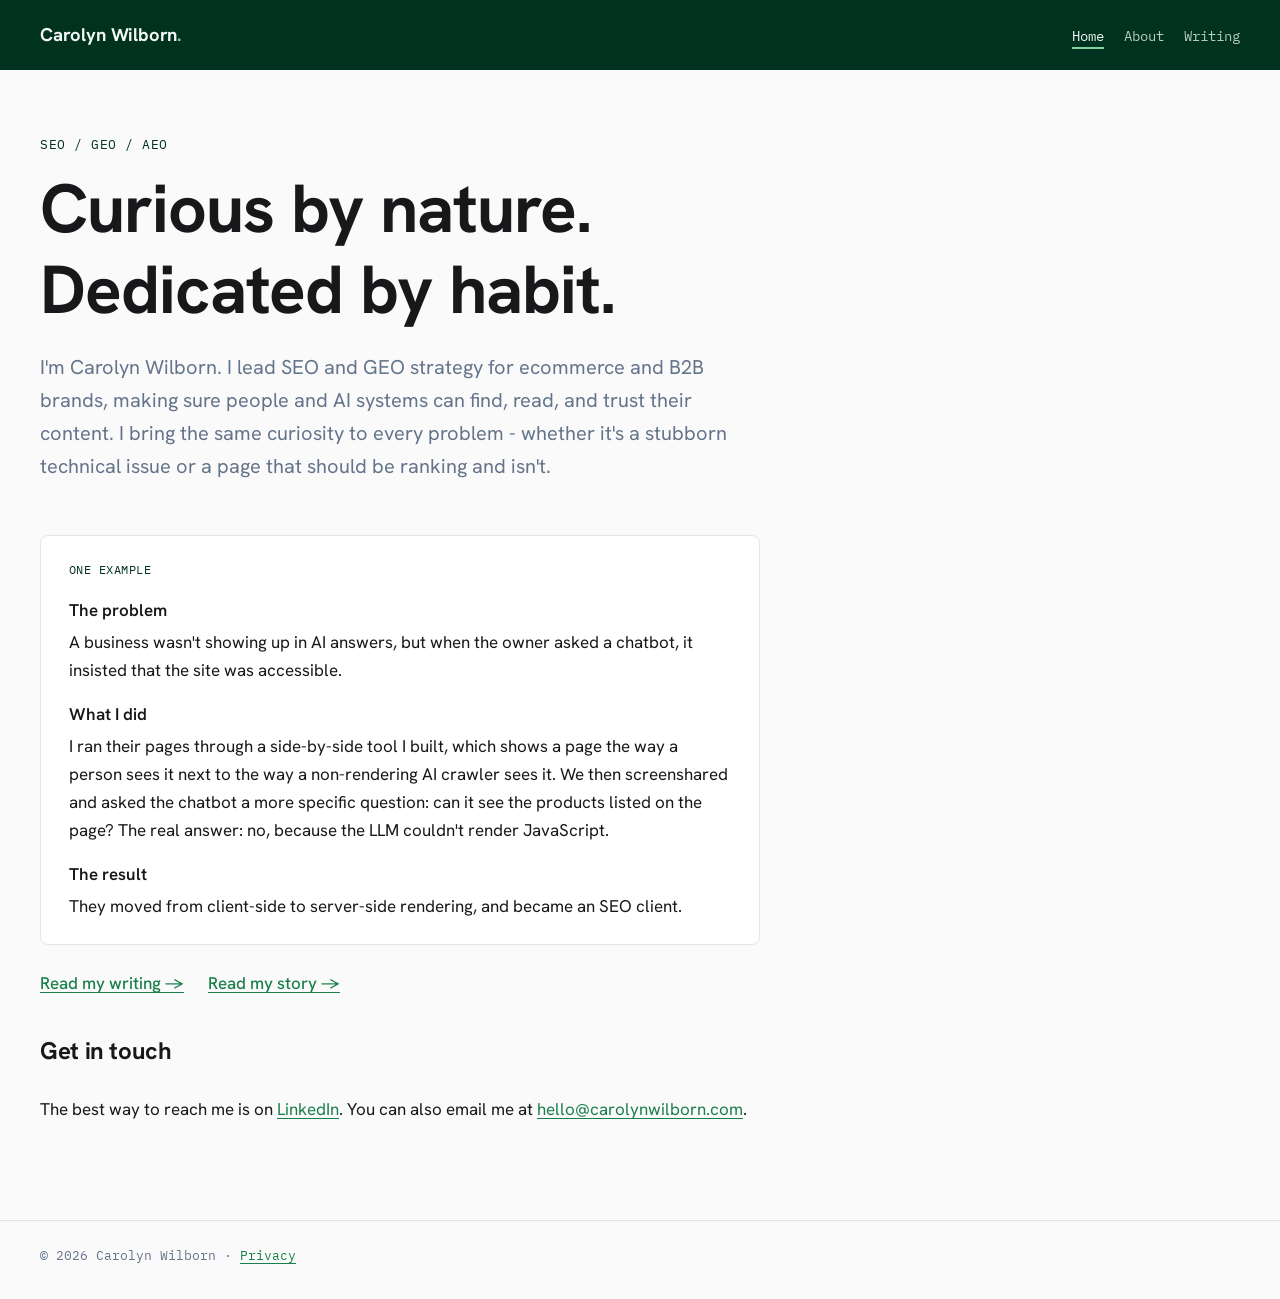
<file: index.html>
<!doctype html>
<html lang="en">
<head>
  <meta charset="utf-8">
  <meta name="viewport" content="width=device-width, initial-scale=1">
  <!-- Google Tag Manager -->
  <script>(function(w,d,s,l,i){w[l]=w[l]||[];w[l].push({'gtm.start':
  new Date().getTime(),event:'gtm.js'});var f=d.getElementsByTagName(s)[0],
  j=d.createElement(s),dl=l!='dataLayer'?'&l='+l:'';j.async=true;j.src=
  'https://www.googletagmanager.com/gtm.js?id='+i+dl;f.parentNode.insertBefore(j,f);
  })(window,document,'script','dataLayer','GTM-PZN8D2X6');</script>
  <!-- End Google Tag Manager -->
  <title>Carolyn Wilborn</title>
  <meta name="description" content="Carolyn Wilborn helps brands get found in search results and AI answers, with a focus on SEO, GEO, and AEO.">
  <link rel="canonical" href="https://carolynwilborn.com/">
  <meta property="og:type" content="website">
  <meta property="og:site_name" content="Carolyn Wilborn">
  <meta property="og:title" content="Carolyn Wilborn">
  <meta property="og:description" content="Carolyn Wilborn helps brands get found in search results and AI answers, with a focus on SEO, GEO, and AEO.">
  <meta property="og:url" content="https://carolynwilborn.com/">
  <meta name="twitter:card" content="summary">
  <link rel="icon" href="/favicon.svg" type="image/svg+xml">
  <script type="application/ld+json">
{
  "@context": "https://schema.org",
  "@graph": [
    {
      "@type": "Person",
      "@id": "https://carolynwilborn.com/#person",
      "name": "Carolyn Wilborn",
      "url": "https://carolynwilborn.com/",
      "description": "Search strategist focused on SEO, GEO, and AEO, who builds AI-assisted tools for search work.",
      "knowsAbout": [
        "Search engine optimization",
        "Generative engine optimization",
        "Answer engine optimization",
        "Semantic search",
        "AI search measurement",
        "Content strategy",
        "Website replatforming"
      ],
      "sameAs": [
        "https://www.linkedin.com/in/cwilborn/"
      ],
      "address": {
        "@type": "PostalAddress",
        "addressLocality": "Raleigh",
        "addressRegion": "NC",
        "addressCountry": "US"
      }
    },
    {
      "@type": "WebSite",
      "@id": "https://carolynwilborn.com/#website",
      "url": "https://carolynwilborn.com/",
      "name": "Carolyn Wilborn",
      "publisher": {
        "@id": "https://carolynwilborn.com/#person"
      },
      "inLanguage": "en-US"
    },
    {
      "@type": "WebPage",
      "@id": "https://carolynwilborn.com/#webpage",
      "url": "https://carolynwilborn.com/",
      "name": "Carolyn Wilborn",
      "isPartOf": {
        "@id": "https://carolynwilborn.com/#website"
      },
      "about": {
        "@id": "https://carolynwilborn.com/#person"
      }
    }
  ]
}
  </script>
  <link rel="preconnect" href="https://fonts.googleapis.com">
  <link rel="preconnect" href="https://fonts.gstatic.com" crossorigin>
  <link rel="stylesheet" href="https://fonts.googleapis.com/css2?family=Hanken+Grotesk:wght@400;500;600;700&family=IBM+Plex+Mono:wght@400;500&display=swap">
  <link rel="stylesheet" href="/assets/style.css">
</head>
<body>
  <!-- Google Tag Manager (noscript) -->
  <noscript><iframe src="https://www.googletagmanager.com/ns.html?id=GTM-PZN8D2X6"
  height="0" width="0" style="display:none;visibility:hidden"></iframe></noscript>
  <!-- End Google Tag Manager (noscript) -->
  <header class="site-header">
    <div class="wrap">
      <a class="wordmark" href="/">Carolyn Wilborn<span>.</span></a>
      <nav class="site-nav" aria-label="Main">
        <ul>
          <li><a href="/" aria-current="page">Home</a></li>
          <li><a href="/about/">About</a></li>
          <li><a href="/writing/">Writing</a></li>
        </ul>
      </nav>
    </div>
  </header>
  <main class="layout">
      <header class="hero">
        <p class="eyebrow">SEO / GEO / AEO</p>
        <h1>Curious by nature. Dedicated by habit.</h1>
        <p class="lede">I'm Carolyn Wilborn. I lead SEO and GEO strategy for ecommerce and B2B brands, making sure people and AI systems can find, read, and trust their content. I bring the same curiosity to every problem - whether it's a stubborn technical issue or a page that should be ranking and isn't.</p>
      </header>
      <section class="proof" aria-labelledby="proof-title">
        <p class="proof-label" id="proof-title">One example</p>
        <dl>
          <dt>The problem</dt>
          <dd>A business wasn't showing up in AI answers, but when the owner asked a chatbot, it insisted that the site was accessible.</dd>
          <dt>What I did</dt>
          <dd>I ran their pages through a side-by-side tool I built, which shows a page the way a person sees it next to the way a non-rendering AI crawler sees it. We then screenshared and asked the chatbot a more specific question: can it see the products listed on the page? The real answer: no, because the LLM couldn't render JavaScript.</dd>
          <dt>The result</dt>
          <dd>They moved from client-side to server-side rendering, and became an SEO client.</dd>
        </dl>
      </section>
      <p class="next-links"><a href="/writing/">Read my writing</a><a href="/about/">Read my story</a></p>
      <h2>Get in touch</h2>
      <p>The best way to reach me is on <a href="https://www.linkedin.com/in/cwilborn/" rel="me">LinkedIn</a>. You can also email me at <a href="mailto:hello@carolynwilborn.com">hello@carolynwilborn.com</a>.</p>
  </main>
  <footer class="site-footer">
    <div class="wrap">&copy; 2026 Carolyn Wilborn &middot; <a href="/privacy/">Privacy</a></div>
  </footer>
</body>
</html>
</file>
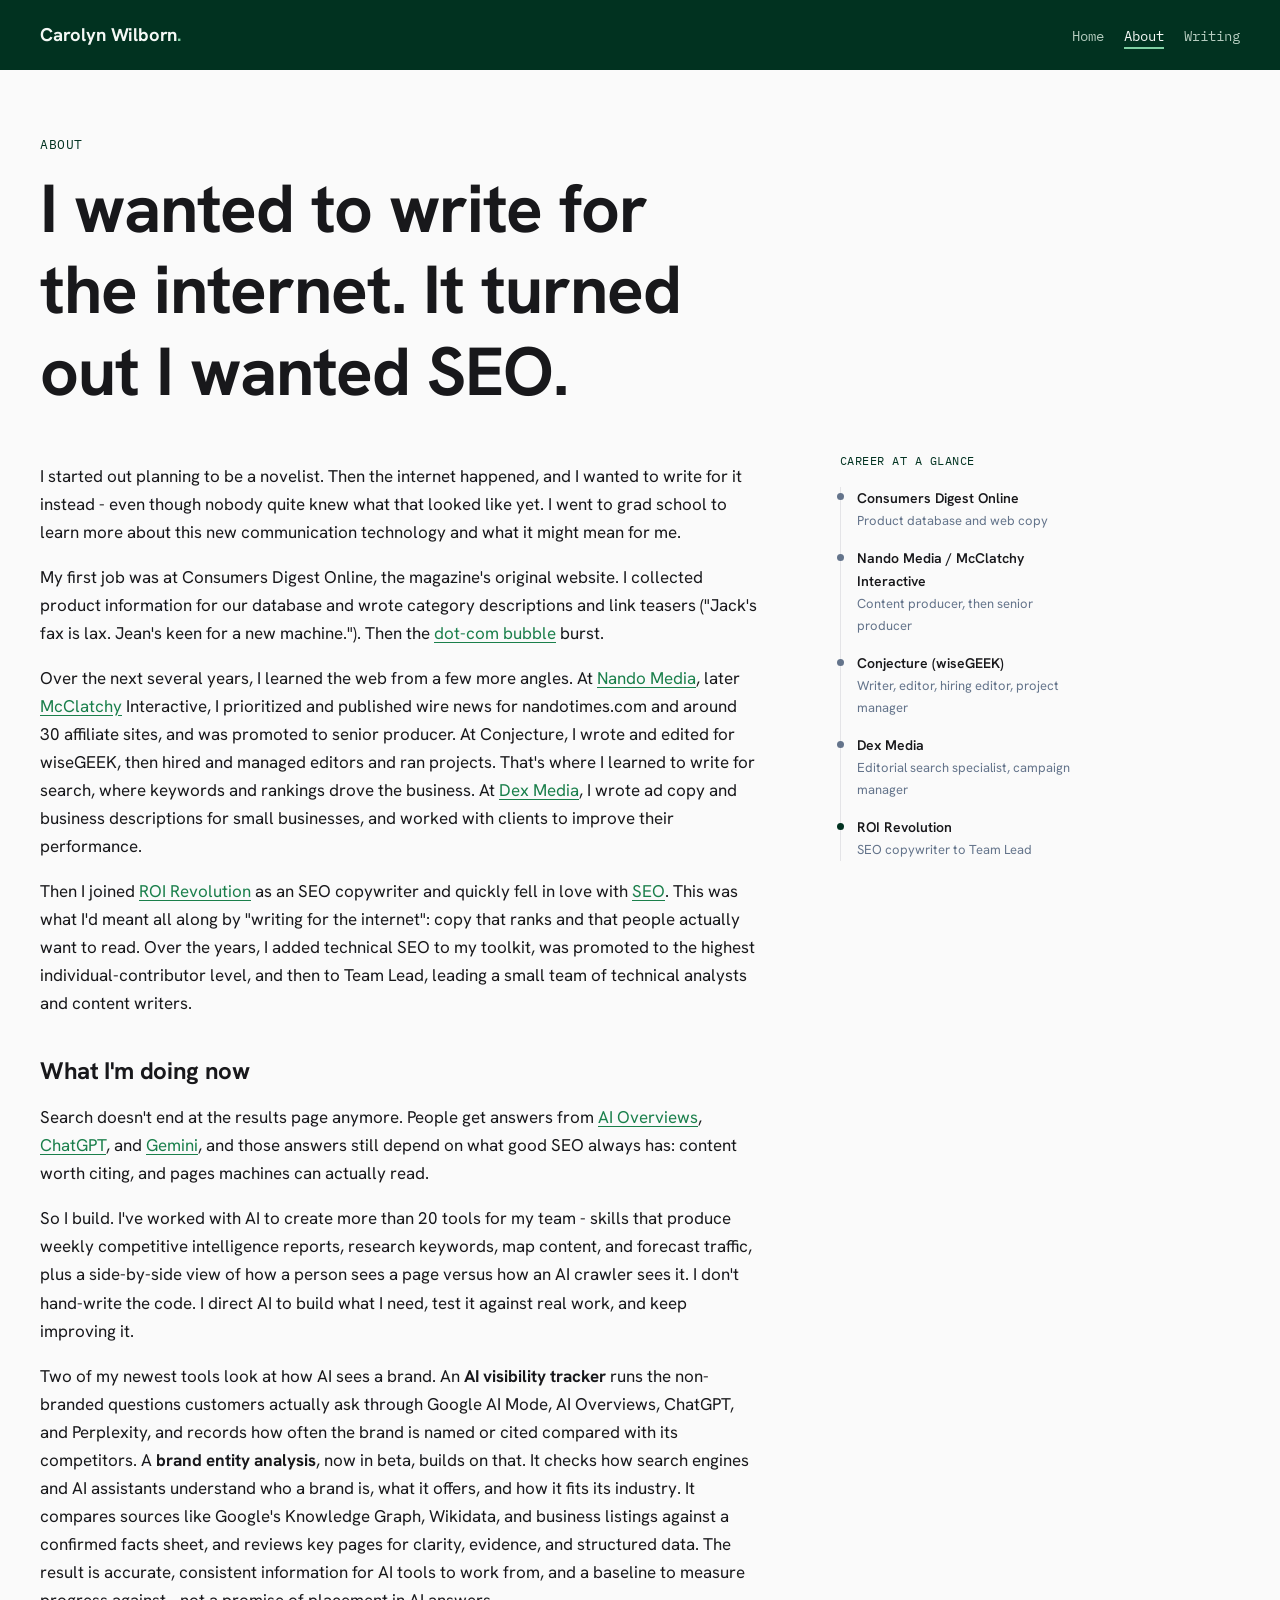
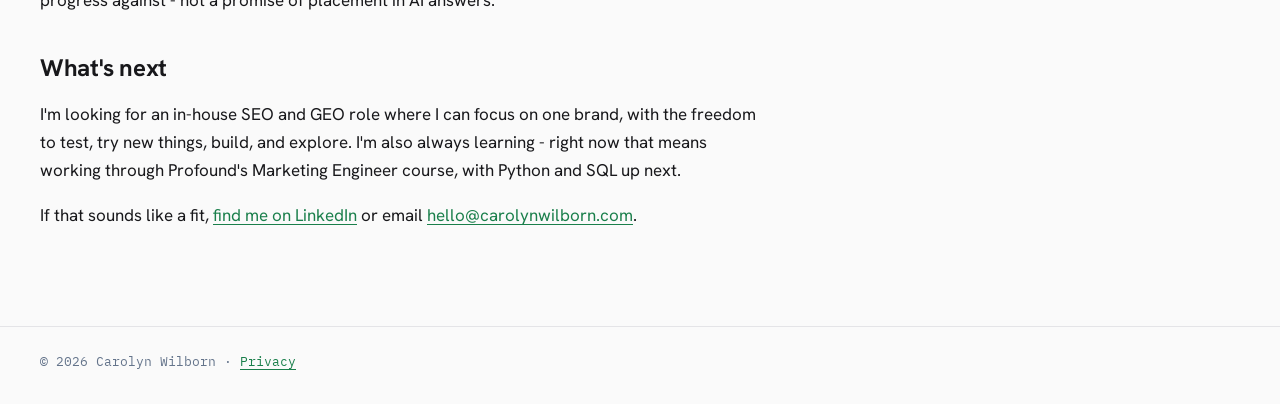
<file: about/index.html>
<!doctype html>
<html lang="en">
<head>
  <meta charset="utf-8">
  <meta name="viewport" content="width=device-width, initial-scale=1">
  <!-- Google Tag Manager -->
  <script>(function(w,d,s,l,i){w[l]=w[l]||[];w[l].push({'gtm.start':
  new Date().getTime(),event:'gtm.js'});var f=d.getElementsByTagName(s)[0],
  j=d.createElement(s),dl=l!='dataLayer'?'&l='+l:'';j.async=true;j.src=
  'https://www.googletagmanager.com/gtm.js?id='+i+dl;f.parentNode.insertBefore(j,f);
  })(window,document,'script','dataLayer','GTM-PZN8D2X6');</script>
  <!-- End Google Tag Manager -->
  <title>About - Carolyn Wilborn</title>
  <meta name="description" content="How Carolyn Wilborn went from writing for the early web to leading SEO and GEO work, and building AI tools along the way.">
  <link rel="canonical" href="https://carolynwilborn.com/about/">
  <meta property="og:type" content="profile">
  <meta property="og:site_name" content="Carolyn Wilborn">
  <meta property="og:title" content="About - Carolyn Wilborn">
  <meta property="og:description" content="How Carolyn Wilborn went from writing for the early web to leading SEO and GEO work, and building AI tools along the way.">
  <meta property="og:url" content="https://carolynwilborn.com/about/">
  <meta name="twitter:card" content="summary">
  <link rel="icon" href="/favicon.svg" type="image/svg+xml">
  <script type="application/ld+json">
{
  "@context": "https://schema.org",
  "@graph": [
    {
      "@type": "Person",
      "@id": "https://carolynwilborn.com/#person",
      "name": "Carolyn Wilborn",
      "url": "https://carolynwilborn.com/",
      "description": "Search strategist focused on SEO, GEO, and AEO, who builds AI-assisted tools for search work.",
      "knowsAbout": [
        "Search engine optimization",
        "Generative engine optimization",
        "Answer engine optimization",
        "Semantic search",
        "AI search measurement",
        "Content strategy",
        "Website replatforming"
      ],
      "sameAs": [
        "https://www.linkedin.com/in/cwilborn/"
      ],
      "address": {
        "@type": "PostalAddress",
        "addressLocality": "Raleigh",
        "addressRegion": "NC",
        "addressCountry": "US"
      }
    },
    {
      "@type": "WebSite",
      "@id": "https://carolynwilborn.com/#website",
      "url": "https://carolynwilborn.com/",
      "name": "Carolyn Wilborn",
      "publisher": {
        "@id": "https://carolynwilborn.com/#person"
      },
      "inLanguage": "en-US"
    },
    {
      "@type": "ProfilePage",
      "@id": "https://carolynwilborn.com/about/#webpage",
      "url": "https://carolynwilborn.com/about/",
      "name": "About - Carolyn Wilborn",
      "isPartOf": {
        "@id": "https://carolynwilborn.com/#website"
      },
      "mainEntity": {
        "@id": "https://carolynwilborn.com/#person"
      }
    }
  ]
}
  </script>
  <link rel="preconnect" href="https://fonts.googleapis.com">
  <link rel="preconnect" href="https://fonts.gstatic.com" crossorigin>
  <link rel="stylesheet" href="https://fonts.googleapis.com/css2?family=Hanken+Grotesk:wght@400;500;600;700&family=IBM+Plex+Mono:wght@400;500&display=swap">
  <link rel="stylesheet" href="/assets/style.css">
</head>
<body>
  <!-- Google Tag Manager (noscript) -->
  <noscript><iframe src="https://www.googletagmanager.com/ns.html?id=GTM-PZN8D2X6"
  height="0" width="0" style="display:none;visibility:hidden"></iframe></noscript>
  <!-- End Google Tag Manager (noscript) -->
  <header class="site-header">
    <div class="wrap">
      <a class="wordmark" href="/">Carolyn Wilborn<span>.</span></a>
      <nav class="site-nav" aria-label="Main">
        <ul>
          <li><a href="/">Home</a></li>
          <li><a href="/about/" aria-current="page">About</a></li>
          <li><a href="/writing/">Writing</a></li>
        </ul>
      </nav>
    </div>
  </header>
  <main class="layout">
      <header class="hero">
        <p class="eyebrow">About</p>
        <h1>I wanted to write for the internet. It turned out I wanted SEO.</h1>
      </header>
      <article class="prose">
        <p>I started out planning to be a novelist. Then the internet happened, and I wanted to write for it instead - even though nobody quite knew what that looked like yet. I went to grad school to learn more about this new communication technology and what it might mean for me.</p>
        <p>My first job was at Consumers Digest Online, the magazine's original website. I collected product information for our database and wrote category descriptions and link teasers ("Jack's fax is lax. Jean's keen for a new machine."). Then the <a href="https://en.wikipedia.org/wiki/Dot-com_bubble">dot-com bubble</a> burst.</p>
        <p>Over the next several years, I learned the web from a few more angles. At <a href="https://en.wikipedia.org/wiki/Nando_(media_company)">Nando Media</a>, later <a href="https://en.wikipedia.org/wiki/McClatchy">McClatchy</a> Interactive, I prioritized and published wire news for nandotimes.com and around 30 affiliate sites, and was promoted to senior producer. At Conjecture, I wrote and edited for wiseGEEK, then hired and managed editors and ran projects. That's where I learned to write for search, where keywords and rankings drove the business. At <a href="https://en.wikipedia.org/wiki/Dex_Media">Dex Media</a>, I wrote ad copy and business descriptions for small businesses, and worked with clients to improve their performance.</p>
        <p>Then I joined <a href="https://www.roirevolution.com/">ROI Revolution</a> as an SEO copywriter and quickly fell in love with <a href="https://en.wikipedia.org/wiki/Search_engine_optimization">SEO</a>. This was what I'd meant all along by "writing for the internet": copy that ranks and that people actually want to read. Over the years, I added technical SEO to my toolkit, was promoted to the highest individual-contributor level, and then to Team Lead, leading a small team of technical analysts and content writers.</p>

        <h2>What I'm doing now</h2>
        <p>Search doesn't end at the results page anymore. People get answers from <a href="https://en.wikipedia.org/wiki/AI_Overviews">AI Overviews</a>, <a href="https://en.wikipedia.org/wiki/ChatGPT">ChatGPT</a>, and <a href="https://en.wikipedia.org/wiki/Google_Gemini">Gemini</a>, and those answers still depend on what good SEO always has: content worth citing, and pages machines can actually read.</p>
        <p>So I build. I've worked with AI to create more than 20 tools for my team - skills that produce weekly competitive intelligence reports, research keywords, map content, and forecast traffic, plus a side-by-side view of how a person sees a page versus how an AI crawler sees it. I don't hand-write the code. I direct AI to build what I need, test it against real work, and keep improving it.</p>
        <p>Two of my newest tools look at how AI sees a brand. An <strong>AI visibility tracker</strong> runs the non-branded questions customers actually ask through Google AI Mode, AI Overviews, ChatGPT, and Perplexity, and records how often the brand is named or cited compared with its competitors. A <strong>brand entity analysis</strong>, now in beta, builds on that. It checks how search engines and AI assistants understand who a brand is, what it offers, and how it fits its industry. It compares sources like Google's Knowledge Graph, Wikidata, and business listings against a confirmed facts sheet, and reviews key pages for clarity, evidence, and structured data. The result is accurate, consistent information for AI tools to work from, and a baseline to measure progress against - not a promise of placement in AI answers.</p>

        <h2>What's next</h2>
        <p>I'm looking for an in-house SEO and GEO role where I can focus on one brand, with the freedom to test, try new things, build, and explore. I'm also always learning - right now that means working through Profound's Marketing Engineer course, with Python and SQL up next.</p>
        <p>If that sounds like a fit, <a href="https://www.linkedin.com/in/cwilborn/" rel="me">find me on LinkedIn</a> or email <a href="mailto:hello@carolynwilborn.com">hello@carolynwilborn.com</a>.</p>
      </article>
      <aside class="aside" aria-label="Career at a glance">
        <p class="aside-title">Career at a glance</p>
        <ol class="timeline">
          <li><strong>Consumers Digest Online</strong><span>Product database and web copy</span></li>
          <li><strong>Nando Media / McClatchy Interactive</strong><span>Content producer, then senior producer</span></li>
          <li><strong>Conjecture (wiseGEEK)</strong><span>Writer, editor, hiring editor, project manager</span></li>
          <li><strong>Dex Media</strong><span>Editorial search specialist, campaign manager</span></li>
          <li><strong>ROI Revolution</strong><span>SEO copywriter to Team Lead</span></li>
        </ol>
      </aside>
  </main>
  <footer class="site-footer">
    <div class="wrap">&copy; 2026 Carolyn Wilborn &middot; <a href="/privacy/">Privacy</a></div>
  </footer>
</body>
</html>
</file>
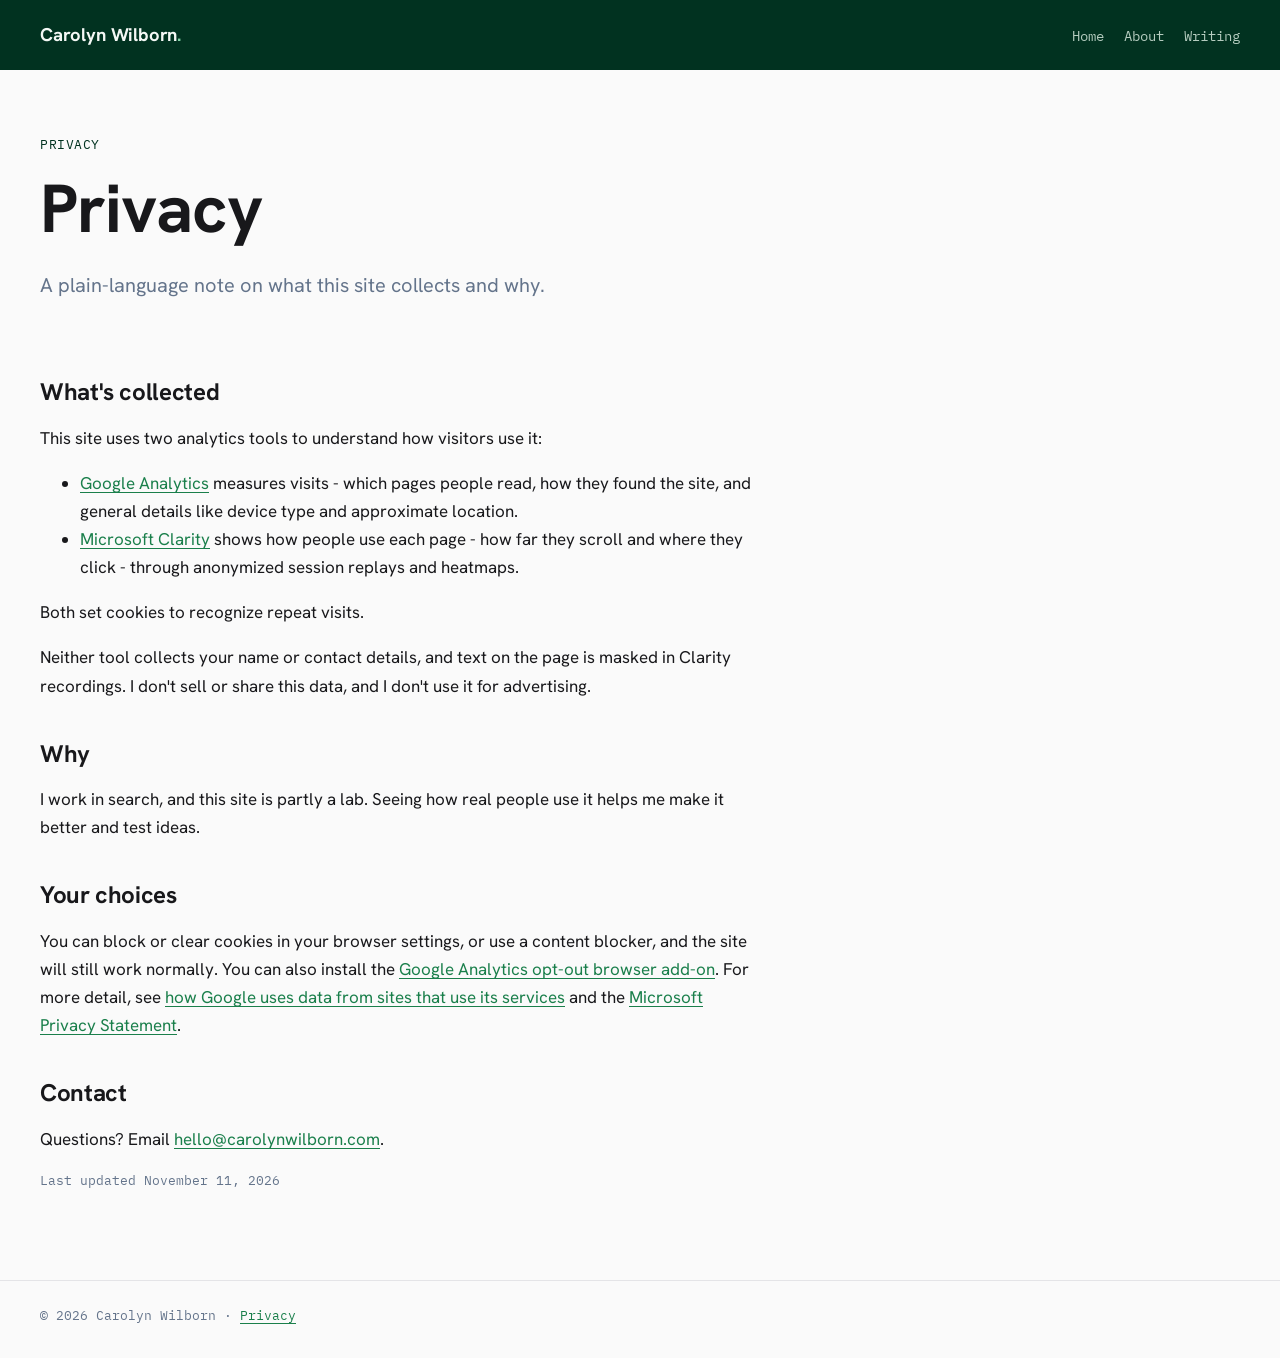
<file: privacy/index.html>
<!doctype html>
<html lang="en">
<head>
  <meta charset="utf-8">
  <meta name="viewport" content="width=device-width, initial-scale=1">
  <!-- Google Tag Manager -->
  <script>(function(w,d,s,l,i){w[l]=w[l]||[];w[l].push({'gtm.start':
  new Date().getTime(),event:'gtm.js'});var f=d.getElementsByTagName(s)[0],
  j=d.createElement(s),dl=l!='dataLayer'?'&l='+l:'';j.async=true;j.src=
  'https://www.googletagmanager.com/gtm.js?id='+i+dl;f.parentNode.insertBefore(j,f);
  })(window,document,'script','dataLayer','GTM-PZN8D2X6');</script>
  <!-- End Google Tag Manager -->
  <title>Privacy - Carolyn Wilborn</title>
  <meta name="description" content="What carolynwilborn.com collects, why, and your choices.">
  <link rel="canonical" href="https://carolynwilborn.com/privacy/">
  <meta property="og:type" content="website">
  <meta property="og:site_name" content="Carolyn Wilborn">
  <meta property="og:title" content="Privacy - Carolyn Wilborn">
  <meta property="og:description" content="What carolynwilborn.com collects, why, and your choices.">
  <meta property="og:url" content="https://carolynwilborn.com/privacy/">
  <meta name="twitter:card" content="summary">
  <link rel="icon" href="/favicon.svg" type="image/svg+xml">
  <link rel="preconnect" href="https://fonts.googleapis.com">
  <link rel="preconnect" href="https://fonts.gstatic.com" crossorigin>
  <link rel="stylesheet" href="https://fonts.googleapis.com/css2?family=Hanken+Grotesk:wght@400;500;600;700&family=IBM+Plex+Mono:wght@400;500&display=swap">
  <link rel="stylesheet" href="/assets/style.css">
</head>
<body>
  <!-- Google Tag Manager (noscript) -->
  <noscript><iframe src="https://www.googletagmanager.com/ns.html?id=GTM-PZN8D2X6"
  height="0" width="0" style="display:none;visibility:hidden"></iframe></noscript>
  <!-- End Google Tag Manager (noscript) -->
  <header class="site-header">
    <div class="wrap">
      <a class="wordmark" href="/">Carolyn Wilborn<span>.</span></a>
      <nav class="site-nav" aria-label="Main">
        <ul>
          <li><a href="/">Home</a></li>
          <li><a href="/about/">About</a></li>
          <li><a href="/writing/">Writing</a></li>
        </ul>
      </nav>
    </div>
  </header>
  <main class="layout">
      <header class="hero">
        <p class="eyebrow">Privacy</p>
        <h1>Privacy</h1>
        <p class="lede">A plain-language note on what this site collects and why.</p>
      </header>
      <article class="prose">
        <h2>What's collected</h2>
        <p>This site uses two analytics tools to understand how visitors use it:</p>
        <ul>
          <li><a href="https://marketingplatform.google.com/about/analytics/">Google Analytics</a> measures visits - which pages people read, how they found the site, and general details like device type and approximate location.</li>
          <li><a href="https://clarity.microsoft.com/">Microsoft Clarity</a> shows how people use each page - how far they scroll and where they click - through anonymized session replays and heatmaps.</li>
        </ul>
        <p>Both set cookies to recognize repeat visits.</p>
        <p>Neither tool collects your name or contact details, and text on the page is masked in Clarity recordings. I don't sell or share this data, and I don't use it for advertising.</p>
        <h2>Why</h2>
        <p>I work in search, and this site is partly a lab. Seeing how real people use it helps me make it better and test ideas.</p>
        <h2>Your choices</h2>
        <p>You can block or clear cookies in your browser settings, or use a content blocker, and the site will still work normally. You can also install the <a href="https://tools.google.com/dlpage/gaoptout">Google Analytics opt-out browser add-on</a>. For more detail, see <a href="https://policies.google.com/technologies/partner-sites">how Google uses data from sites that use its services</a> and the <a href="https://privacy.microsoft.com/privacystatement">Microsoft Privacy Statement</a>.</p>
        <h2>Contact</h2>
        <p>Questions? Email <a href="mailto:hello@carolynwilborn.com">hello@carolynwilborn.com</a>.</p>
        <p class="post-meta">Last updated November 11, 2026</p>
      </article>
  </main>
  <footer class="site-footer">
    <div class="wrap">&copy; 2026 Carolyn Wilborn &middot; <a href="/privacy/">Privacy</a></div>
  </footer>
</body>
</html>
</file>
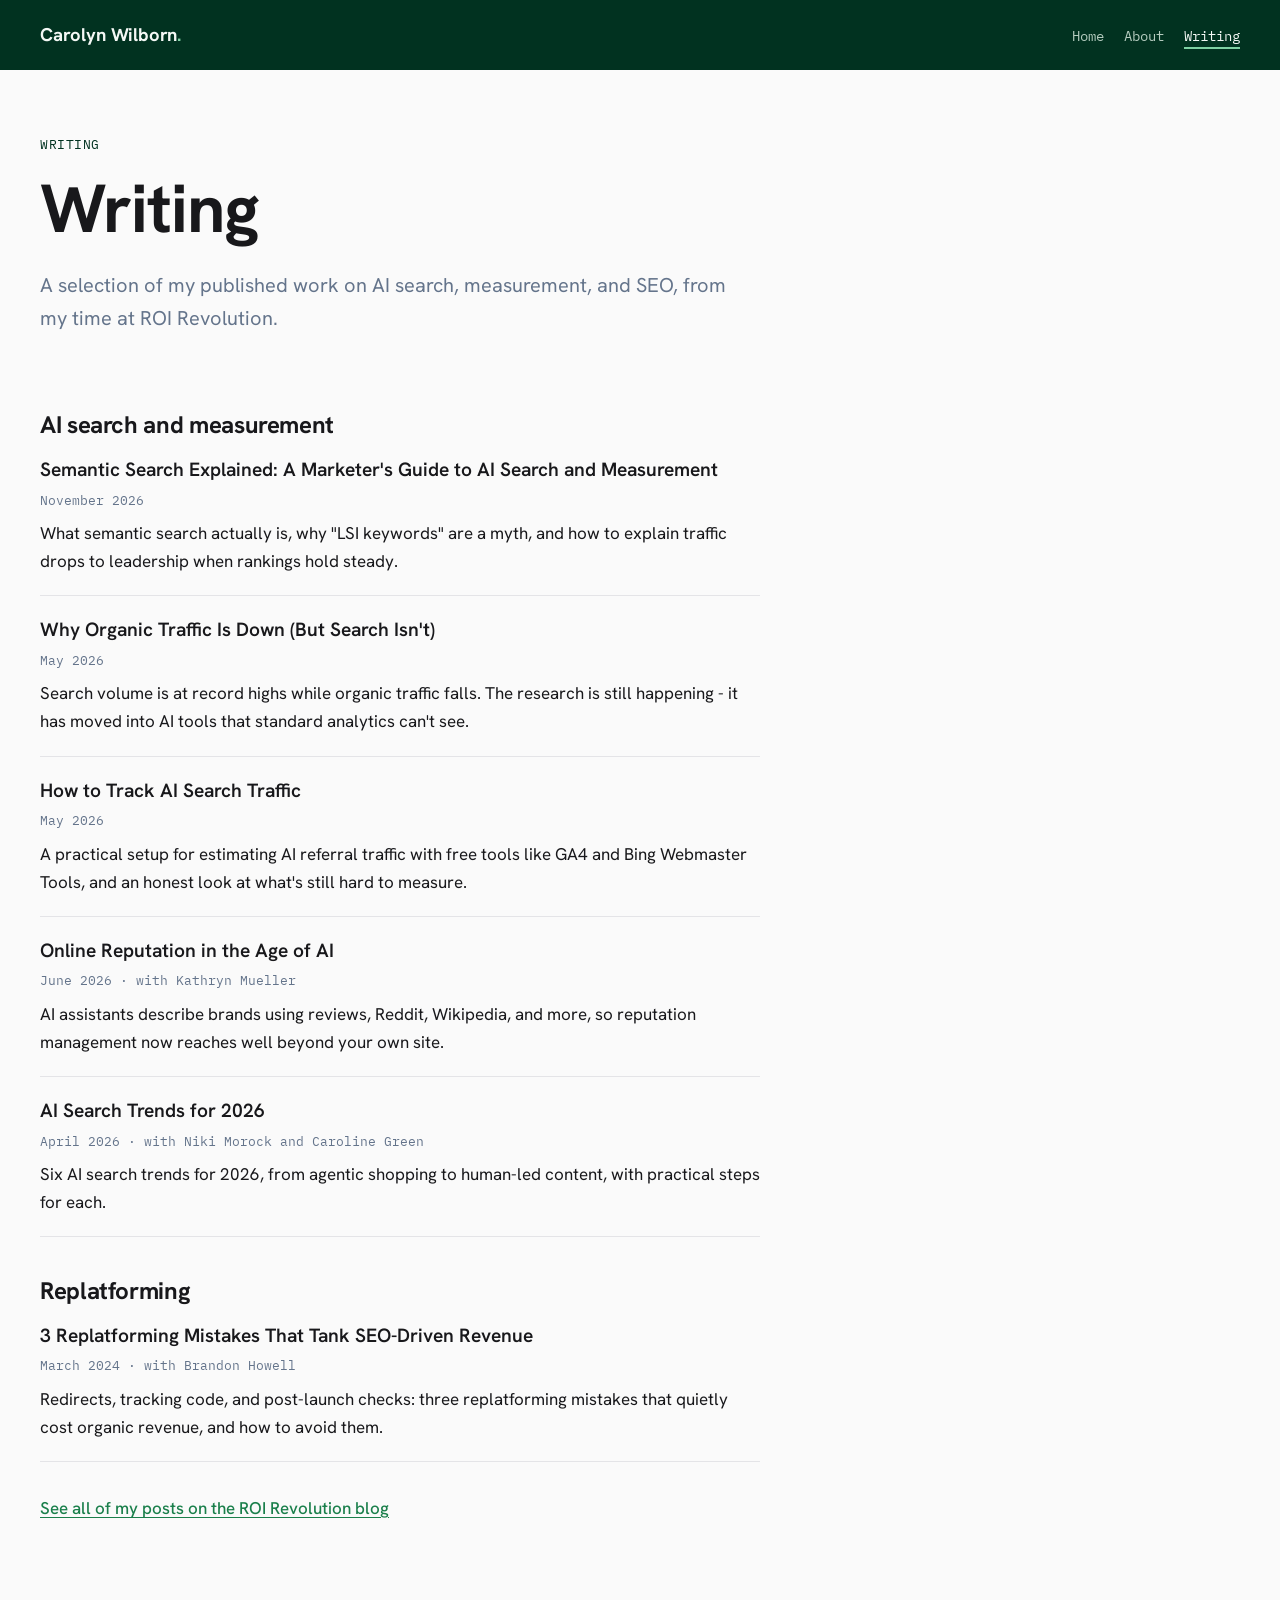
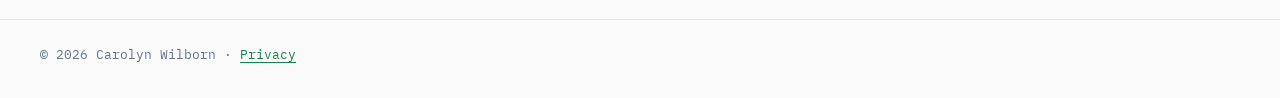
<file: writing/index.html>
<!doctype html>
<html lang="en">
<head>
  <meta charset="utf-8">
  <meta name="viewport" content="width=device-width, initial-scale=1">
  <!-- Google Tag Manager -->
  <script>(function(w,d,s,l,i){w[l]=w[l]||[];w[l].push({'gtm.start':
  new Date().getTime(),event:'gtm.js'});var f=d.getElementsByTagName(s)[0],
  j=d.createElement(s),dl=l!='dataLayer'?'&l='+l:'';j.async=true;j.src=
  'https://www.googletagmanager.com/gtm.js?id='+i+dl;f.parentNode.insertBefore(j,f);
  })(window,document,'script','dataLayer','GTM-PZN8D2X6');</script>
  <!-- End Google Tag Manager -->
  <title>Writing - Carolyn Wilborn</title>
  <meta name="description" content="Selected articles by Carolyn Wilborn on AI search, semantic search, measurement, and SEO.">
  <link rel="canonical" href="https://carolynwilborn.com/writing/">
  <meta property="og:type" content="website">
  <meta property="og:site_name" content="Carolyn Wilborn">
  <meta property="og:title" content="Writing - Carolyn Wilborn">
  <meta property="og:description" content="Selected articles by Carolyn Wilborn on AI search, semantic search, measurement, and SEO.">
  <meta property="og:url" content="https://carolynwilborn.com/writing/">
  <meta name="twitter:card" content="summary">
  <link rel="icon" href="/favicon.svg" type="image/svg+xml">
  <script type="application/ld+json">
{
  "@context": "https://schema.org",
  "@graph": [
    {
      "@type": "Person",
      "@id": "https://carolynwilborn.com/#person",
      "name": "Carolyn Wilborn",
      "url": "https://carolynwilborn.com/",
      "description": "Search strategist focused on SEO, GEO, and AEO, who builds AI-assisted tools for search work.",
      "knowsAbout": [
        "Search engine optimization",
        "Generative engine optimization",
        "Answer engine optimization",
        "Semantic search",
        "AI search measurement",
        "Content strategy",
        "Website replatforming"
      ],
      "sameAs": [
        "https://www.linkedin.com/in/cwilborn/"
      ],
      "address": {
        "@type": "PostalAddress",
        "addressLocality": "Raleigh",
        "addressRegion": "NC",
        "addressCountry": "US"
      }
    },
    {
      "@type": "WebSite",
      "@id": "https://carolynwilborn.com/#website",
      "url": "https://carolynwilborn.com/",
      "name": "Carolyn Wilborn",
      "publisher": {
        "@id": "https://carolynwilborn.com/#person"
      },
      "inLanguage": "en-US"
    },
    {
      "@type": "CollectionPage",
      "@id": "https://carolynwilborn.com/writing/#webpage",
      "url": "https://carolynwilborn.com/writing/",
      "name": "Writing - Carolyn Wilborn",
      "isPartOf": {
        "@id": "https://carolynwilborn.com/#website"
      },
      "author": {
        "@id": "https://carolynwilborn.com/#person"
      }
    }
  ]
}
  </script>
  <link rel="preconnect" href="https://fonts.googleapis.com">
  <link rel="preconnect" href="https://fonts.gstatic.com" crossorigin>
  <link rel="stylesheet" href="https://fonts.googleapis.com/css2?family=Hanken+Grotesk:wght@400;500;600;700&family=IBM+Plex+Mono:wght@400;500&display=swap">
  <link rel="stylesheet" href="/assets/style.css">
</head>
<body>
  <!-- Google Tag Manager (noscript) -->
  <noscript><iframe src="https://www.googletagmanager.com/ns.html?id=GTM-PZN8D2X6"
  height="0" width="0" style="display:none;visibility:hidden"></iframe></noscript>
  <!-- End Google Tag Manager (noscript) -->
  <header class="site-header">
    <div class="wrap">
      <a class="wordmark" href="/">Carolyn Wilborn<span>.</span></a>
      <nav class="site-nav" aria-label="Main">
        <ul>
          <li><a href="/">Home</a></li>
          <li><a href="/about/">About</a></li>
          <li><a href="/writing/" aria-current="page">Writing</a></li>
        </ul>
      </nav>
    </div>
  </header>
  <main class="layout">
      <header class="hero">
        <p class="eyebrow">Writing</p>
        <h1>Writing</h1>
        <p class="lede">A selection of my published work on AI search, measurement, and SEO, from my time at ROI Revolution.</p>
      </header>
      <section class="posts">
        <h2>AI search and measurement</h2>
        <ul class="post-list">
          <li>
            <a class="post-title" href="https://roirevolution.com/blog/what-is-semantic-search/">Semantic Search Explained: A Marketer's Guide to AI Search and Measurement</a>
            <p class="post-meta">November 2026</p>
            <p>What semantic search actually is, why "LSI keywords" are a myth, and how to explain traffic drops to leadership when rankings hold steady.</p>
          </li>
          <li>
            <a class="post-title" href="https://roirevolution.com/blog/ai-search-google-io-2026/">Why Organic Traffic Is Down (But Search Isn't)</a>
            <p class="post-meta">May 2026</p>
            <p>Search volume is at record highs while organic traffic falls. The research is still happening - it has moved into AI tools that standard analytics can't see.</p>
          </li>
          <li>
            <a class="post-title" href="https://roirevolution.com/blog/how-to-track-ai-search-traffic/">How to Track AI Search Traffic</a>
            <p class="post-meta">May 2026</p>
            <p>A practical setup for estimating AI referral traffic with free tools like GA4 and Bing Webmaster Tools, and an honest look at what's still hard to measure.</p>
          </li>
          <li>
            <a class="post-title" href="https://roirevolution.com/blog/online-reputation-in-the-age-of-ai/">Online Reputation in the Age of AI</a>
            <p class="post-meta">June 2026 &middot; with Kathryn Mueller</p>
            <p>AI assistants describe brands using reviews, Reddit, Wikipedia, and more, so reputation management now reaches well beyond your own site.</p>
          </li>
          <li>
            <a class="post-title" href="https://roirevolution.com/blog/ai-search-trends-2026/">AI Search Trends for 2026</a>
            <p class="post-meta">April 2026 &middot; with Niki Morock and Caroline Green</p>
            <p>Six AI search trends for 2026, from agentic shopping to human-led content, with practical steps for each.</p>
          </li>
        </ul>
        <h2>Replatforming</h2>
        <ul class="post-list">
          <li>
            <a class="post-title" href="https://roirevolution.com/blog/3-replatforming-mistakes-that-tank-seo-driven-revenue/">3 Replatforming Mistakes That Tank SEO-Driven Revenue</a>
            <p class="post-meta">March 2024 &middot; with Brandon Howell</p>
            <p>Redirects, tracking code, and post-launch checks: three replatforming mistakes that quietly cost organic revenue, and how to avoid them.</p>
          </li>
        </ul>
        <p class="more"><a href="https://roirevolution.com/blog/author/carolyn-wilborn/">See all of my posts on the ROI Revolution blog</a></p>
      </section>
  </main>
  <footer class="site-footer">
    <div class="wrap">&copy; 2026 Carolyn Wilborn &middot; <a href="/privacy/">Privacy</a></div>
  </footer>
</body>
</html>
</file>
<file: assets/style.css>
/* carolynwilborn.com - shared styles */

:root {
  --bg: #fafafa;
  --surface: #ffffff;
  --text: #18181b;
  --muted: #64748b;
  --border: #e4e4e7;
  --accent: #013220;
  --accent-soft: #e8f1ec;
  --link: #1a7f4b;
  --link-hover: #013220;

  --header-bg: #013220;
  --header-text: #f4f8f5;
  --header-muted: #b5ccbf;
  --header-accent: #7fd1a3;

  --font-head: "Hanken Grotesk", system-ui, sans-serif;
  --font-body: "Hanken Grotesk", system-ui, sans-serif;
  --font-mono: "IBM Plex Mono", ui-monospace, monospace;

  --content: 720px;   /* body copy, ~70ch */
  --gutter: 80px;     /* space between text and margin notes */
  --aside: 240px;     /* sidebars and margin notes */
  --breakout: 1040px; /* tools, tables, diagrams */
  --hero: 1200px;     /* hero and section headers */
}

@media (prefers-color-scheme: dark) {
  :root {
    --bg: #18181b;
    --surface: #202024;
    --text: #f4f4f5;
    --muted: #94a3b8;
    --border: #2e2e33;
    --accent: #7fd1a3;
    --accent-soft: #0f2a1d;
    --link: #7fd1a3;
    --link-hover: #a8e3c2;
  }
}

*,
*::before,
*::after {
  box-sizing: border-box;
}

html {
  -webkit-text-size-adjust: 100%;
}

body {
  margin: 0;
  background: var(--bg);
  color: var(--text);
  font-family: var(--font-body);
  font-size: 1.0625rem;
  line-height: 1.65;
}

a {
  color: var(--link);
  text-underline-offset: 0.2em;
}

a:hover {
  color: var(--link-hover);
  text-decoration-thickness: 2px;
}

:focus-visible {
  outline: 2px solid var(--accent);
  outline-offset: 3px;
}

.wrap {
  width: min(var(--hero), 100% - 2rem);
  margin-inline: auto;
}

/* Variable-width layout
   One shared left edge; elements choose how far right they extend:
   content (720) < breakout (1040) < hero (1200). Margin notes sit in
   the whitespace to the right of the text on wide screens. */
.layout {
  width: min(var(--hero), 100% - 2rem);
  margin-inline: auto;
  display: grid;
  grid-template-columns:
    [hero-start breakout-start content-start] minmax(0, var(--content))
    [content-end] minmax(0, 1fr)
    [breakout-end hero-end];
  align-content: start;
}

.layout > * {
  grid-column: content;
  min-width: 0;
}

.layout > .breakout {
  grid-column: breakout;
}

.layout > .hero {
  grid-column: hero;
}

@media (min-width: 1100px) {
  .layout {
    grid-template-columns:
      [hero-start breakout-start content-start] var(--content)
      [content-end] var(--gutter)
      [aside-start] var(--aside)
      [aside-end breakout-end] minmax(0, 1fr)
      [hero-end];
  }

  .layout > .aside {
    grid-column: aside;
    align-self: start;
    position: sticky;
    top: 2rem;
  }
}

.aside {
  font-size: 0.875rem;
  color: var(--muted);
}

/* Hero */
.hero {
  margin-bottom: 1rem;
}

.hero h1 {
  font-size: clamp(2.25rem, 6vw, 4.25rem);
  max-width: 18ch;
}

.hero .lede {
  max-width: 44rem;
}

/* Header */
.site-header {
  background: var(--header-bg);
}

.site-header .wrap {
  display: flex;
  flex-wrap: wrap;
  align-items: center;
  justify-content: space-between;
  gap: 0.75rem 1.5rem;
  padding-top: 1.25rem;
  padding-bottom: 1.25rem;
}

.wordmark {
  font-family: var(--font-head);
  font-weight: 700;
  font-size: 1.15rem;
  color: var(--header-text);
  text-decoration: none;
  letter-spacing: -0.01em;
}

.wordmark span {
  color: var(--header-accent);
}

.site-nav ul {
  display: flex;
  gap: 1.25rem;
  list-style: none;
  margin: 0;
  padding: 0;
}

.site-nav a {
  font-family: var(--font-mono);
  font-size: 0.875rem;
  color: var(--header-muted);
  text-decoration: none;
}

.site-nav a:hover,
.site-nav a[aria-current="page"] {
  color: var(--header-text);
}

.site-nav a[aria-current="page"] {
  text-decoration: underline;
  text-decoration-color: var(--header-accent);
  text-decoration-thickness: 2px;
  text-underline-offset: 0.45em;
}

.site-header :focus-visible {
  outline-color: var(--header-accent);
}

/* Main */
main {
  padding: 4rem 0 5rem;
}

.eyebrow {
  font-family: var(--font-mono);
  font-size: 0.8125rem;
  color: var(--accent);
  letter-spacing: 0.04em;
  text-transform: uppercase;
  margin: 0 0 0.75rem;
}

h1,
h2,
h3 {
  font-family: var(--font-head);
  line-height: 1.2;
  letter-spacing: -0.015em;
}

h1 {
  font-size: clamp(2rem, 6vw, 3rem);
  margin: 0 0 1rem;
}

h2 {
  font-size: 1.5rem;
  margin: 2.5rem 0 0.75rem;
}

.lede {
  font-size: 1.25rem;
  color: var(--muted);
}

.note {
  margin-top: 2.5rem;
  padding: 1rem 1.25rem;
  background: var(--accent-soft);
  border-left: 3px solid var(--accent);
  border-radius: 4px;
  font-size: 0.95rem;
}

/* Home: proof block */
.proof {
  margin: 1rem 0 0;
  padding: 1.5rem 1.75rem;
  background: var(--surface);
  border: 1px solid var(--border);
  border-radius: 8px;
}

.proof-label {
  font-family: var(--font-mono);
  font-size: 0.75rem;
  letter-spacing: 0.04em;
  text-transform: uppercase;
  color: var(--accent);
  margin: 0 0 1rem;
}

.proof dl {
  margin: 0;
}

.proof dt {
  font-family: var(--font-head);
  font-weight: 600;
  margin-top: 1rem;
}

.proof dt:first-child {
  margin-top: 0;
}

.proof dd {
  margin: 0.25rem 0 0;
}

.next-links {
  display: flex;
  flex-wrap: wrap;
  gap: 0.75rem 1.5rem;
  margin: 1.5rem 0 0;
  font-weight: 500;
}

.next-links a::after {
  content: " \2192";
}

/* Writing list */
.post-list {
  list-style: none;
  margin: 0;
  padding: 0;
}

.post-list li {
  padding: 1.25rem 0;
  border-bottom: 1px solid var(--border);
}

.post-list li:first-child {
  padding-top: 0.25rem;
}

.post-list p {
  margin: 0;
}

.post-title {
  font-family: var(--font-head);
  font-size: 1.2rem;
  font-weight: 600;
  line-height: 1.35;
  color: var(--text);
  text-decoration: none;
}

.post-title:hover {
  color: var(--link);
}

.post-meta {
  font-family: var(--font-mono);
  font-size: 0.8125rem;
  color: var(--muted);
  margin: 0.35rem 0 0.5rem !important;
}

.more {
  margin-top: 2rem;
  font-weight: 500;
}

/* Margin notes: career timeline */
.aside-title {
  font-family: var(--font-mono);
  font-size: 0.75rem;
  letter-spacing: 0.04em;
  text-transform: uppercase;
  color: var(--accent);
  margin: 0.4rem 0 1rem;
}

.timeline {
  list-style: none;
  margin: 0;
  padding: 0 0 0 1rem;
  border-left: 1px solid var(--border);
}

.timeline li {
  position: relative;
  margin-bottom: 1rem;
}

.timeline li::before {
  content: "";
  position: absolute;
  left: calc(-1rem - 4px);
  top: 0.45em;
  width: 7px;
  height: 7px;
  border-radius: 50%;
  background: var(--muted);
}

.timeline li:last-child::before {
  background: var(--accent);
}

.timeline strong {
  display: block;
  color: var(--text);
  font-weight: 600;
}

.timeline span {
  display: block;
  font-size: 0.8125rem;
}

@media (max-width: 1099px) {
  .layout > .aside {
    margin-top: 2.5rem;
    padding-top: 1.5rem;
    border-top: 1px solid var(--border);
  }
}

/* Footer */
.site-footer {
  border-top: 1px solid var(--border);
  font-family: var(--font-mono);
  font-size: 0.8125rem;
  color: var(--muted);
}

.site-footer .wrap {
  padding-top: 1.5rem;
  padding-bottom: 2rem;
}
</file>
